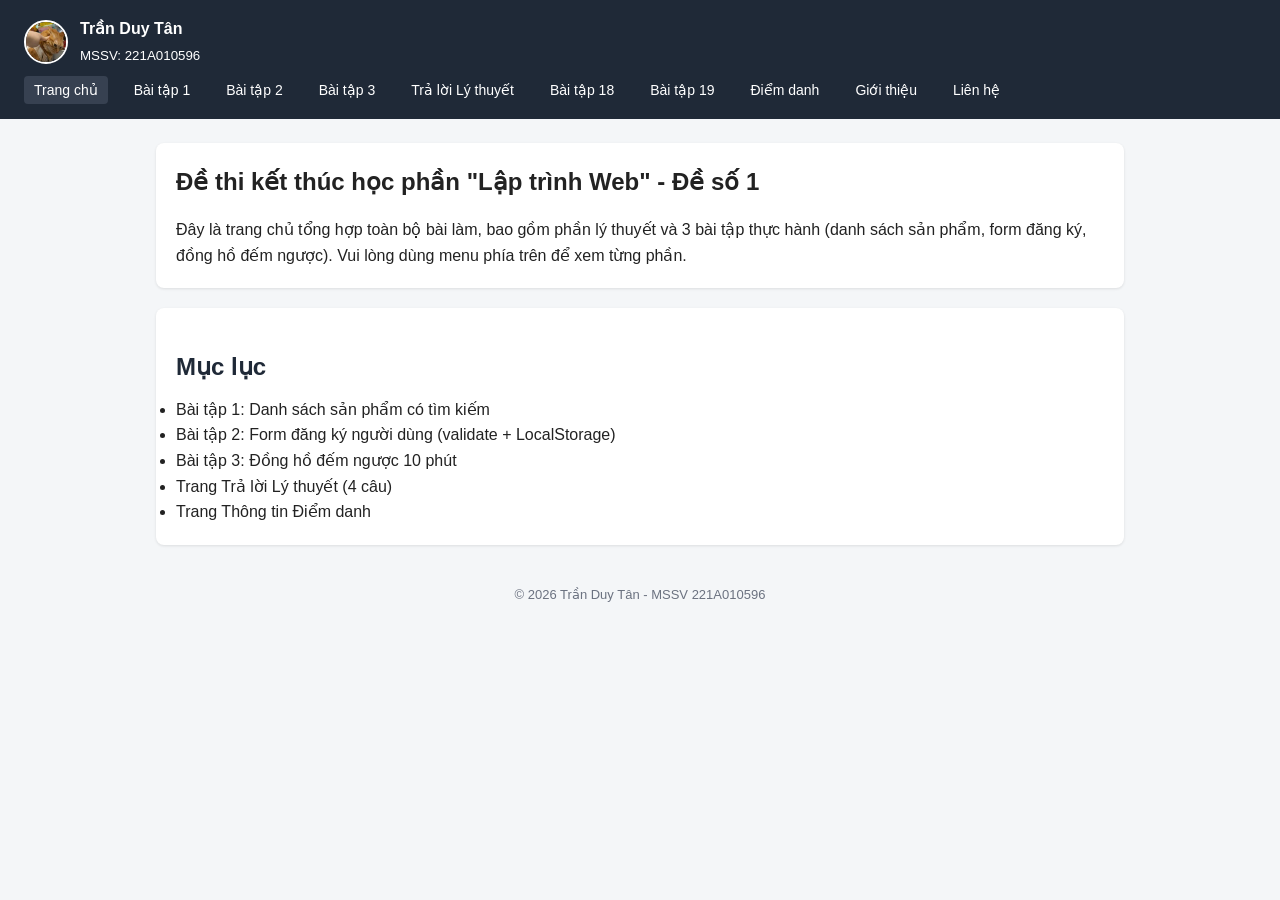
<file: index.html>
<!DOCTYPE html>
<html lang="vi">
<head>
<meta charset="UTF-8">
<meta name="viewport" content="width=device-width, initial-scale=1.0">
<title>Trang chủ - 221A010596</title>
<link rel="stylesheet" href="css/style.css">
</head>
<body>
<header>
  <div class="brand">
    <img src="images/avatar.jpg" alt="avatar">
    <div>
      <strong>Trần Duy Tân</strong><br>
      <small>MSSV: 221A010596</small>
    </div>
  </div>
  <nav>
    <ul>
      <li><a href="index.html">Trang chủ</a></li>
      <li><a href="baitap01.html">Bài tập 1</a></li>
      <li><a href="baitap02.html">Bài tập 2</a></li>
      <li><a href="baitap03.html">Bài tập 3</a></li>
      <li><a href="lythuyet.html">Trả lời Lý thuyết</a></li>
      <li><a href="baitap18.html">Bài tập 18</a></li>
      <li><a href="https://portfolio-tdt110.netlify.app/" target="_blank" rel="noopener">Bài tập 19</a></li>
      <li><a href="diemdanh.html">Điểm danh</a></li>
      <li><a href="about.html">Giới thiệu</a></li>
      <li><a href="contact.html">Liên hệ</a></li>
    </ul>
  </nav>
</header>

<main>
  <section class="card">
    <h1>Đề thi kết thúc học phần "Lập trình Web" - Đề số 1</h1>
    <p>Đây là trang chủ tổng hợp toàn bộ bài làm, bao gồm phần lý thuyết và 3 bài tập thực hành
    (danh sách sản phẩm, form đăng ký, đồng hồ đếm ngược). Vui lòng dùng menu phía trên để xem
    từng phần.</p>
  </section>

  <section class="card">
    <h2>Mục lục</h2>
    <ul>
      <li>Bài tập 1: Danh sách sản phẩm có tìm kiếm</li>
      <li>Bài tập 2: Form đăng ký người dùng (validate + LocalStorage)</li>
      <li>Bài tập 3: Đồng hồ đếm ngược 10 phút</li>
      <li>Trang Trả lời Lý thuyết (4 câu)</li>
      <li>Trang Thông tin Điểm danh</li>
    </ul>
  </section>
</main>

<footer>&copy; 2026 Trần Duy Tân - MSSV 221A010596</footer>
<script src="js/script.js"></script>
</body>
</html>
</file>
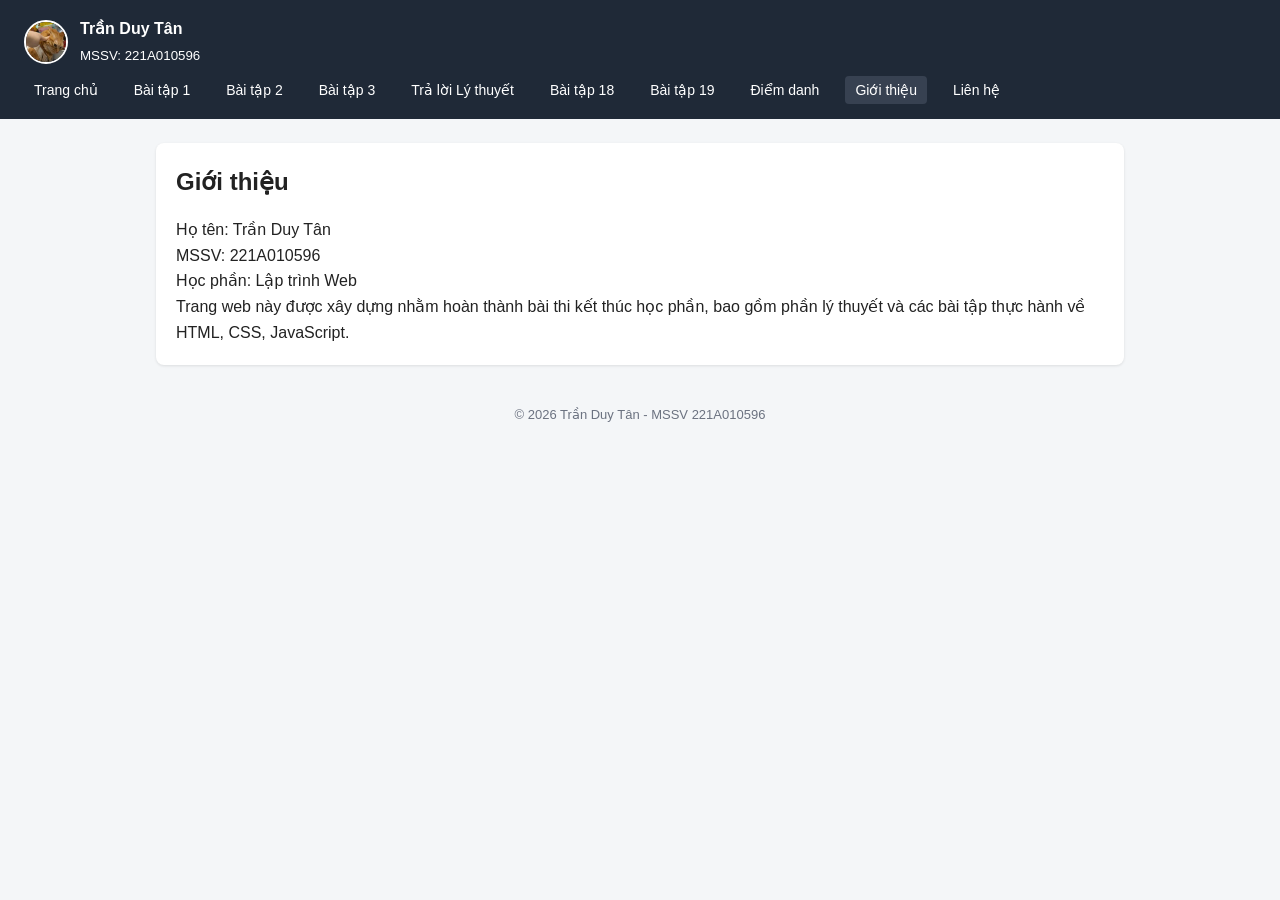
<file: about.html>
<!DOCTYPE html>
<html lang="vi">
<head>
<meta charset="UTF-8">
<meta name="viewport" content="width=device-width, initial-scale=1.0">
<title>Giới thiệu - 221A010596</title>
<link rel="stylesheet" href="css/style.css">
</head>
<body>
<header>
  <div class="brand">
    <img src="images/avatar.jpg" alt="avatar">
    <div><strong>Trần Duy Tân</strong><br><small>MSSV: 221A010596</small></div>
  </div>
  <nav>
    <ul>
      <li><a href="index.html">Trang chủ</a></li>
      <li><a href="baitap01.html">Bài tập 1</a></li>
      <li><a href="baitap02.html">Bài tập 2</a></li>
      <li><a href="baitap03.html">Bài tập 3</a></li>
      <li><a href="lythuyet.html">Trả lời Lý thuyết</a></li>
      <li><a href="baitap18.html">Bài tập 18</a></li>
      <li><a href="https://portfolio-tdt110.netlify.app/" target="_blank" rel="noopener">Bài tập 19</a></li>
      <li><a href="diemdanh.html">Điểm danh</a></li>
      <li><a href="about.html">Giới thiệu</a></li>
      <li><a href="contact.html">Liên hệ</a></li>
    </ul>
  </nav>
</header>

<main>
  <section class="card">
    <h1>Giới thiệu</h1>
    <p>Họ tên: Trần Duy Tân</p>
    <p>MSSV: 221A010596</p>
    <p>Học phần: Lập trình Web</p>
    <p>Trang web này được xây dựng nhằm hoàn thành bài thi kết thúc học phần, bao gồm phần lý thuyết
    và các bài tập thực hành về HTML, CSS, JavaScript.</p>
  </section>
</main>

<footer>&copy; 2026 Trần Duy Tân - MSSV 221A010596</footer>
<script src="js/script.js"></script>
</body>
</html>
</file>
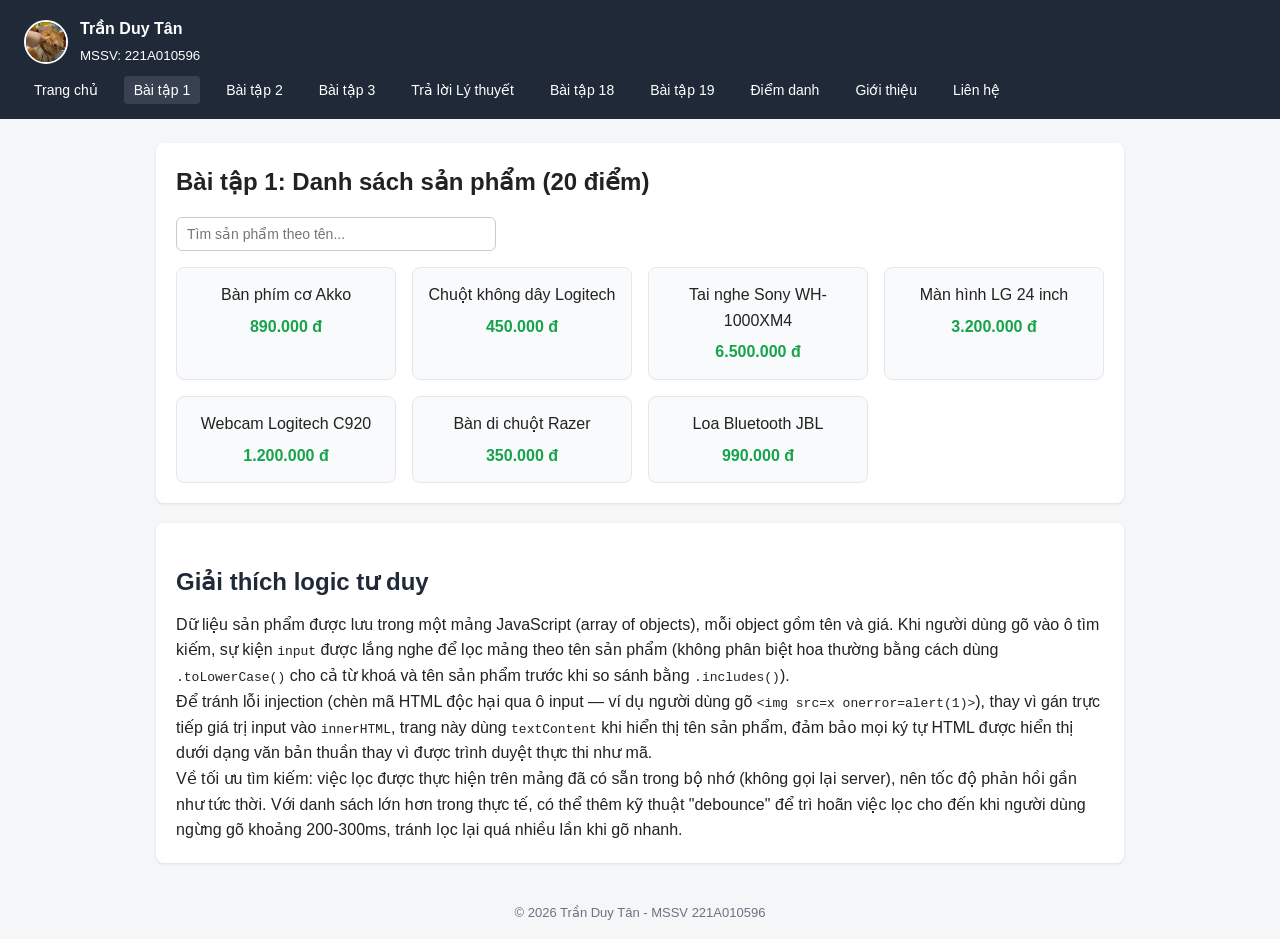
<file: baitap01.html>
<!DOCTYPE html>
<html lang="vi">
<head>
<meta charset="UTF-8">
<meta name="viewport" content="width=device-width, initial-scale=1.0">
<title>Bài tập 1 - Danh sách sản phẩm</title>
<link rel="stylesheet" href="css/style.css">
</head>
<body>
<header>
  <div class="brand">
    <img src="images/avatar.jpg" alt="avatar">
    <div><strong>Trần Duy Tân</strong><br><small>MSSV: 221A010596</small></div>
  </div>
  <nav>
    <ul>
      <li><a href="index.html">Trang chủ</a></li>
      <li><a href="baitap01.html">Bài tập 1</a></li>
      <li><a href="baitap02.html">Bài tập 2</a></li>
      <li><a href="baitap03.html">Bài tập 3</a></li>
      <li><a href="lythuyet.html">Trả lời Lý thuyết</a></li>
      <li><a href="baitap18.html">Bài tập 18</a></li>
      <li><a href="https://portfolio-tdt110.netlify.app/" target="_blank" rel="noopener">Bài tập 19</a></li>
      <li><a href="diemdanh.html">Điểm danh</a></li>
      <li><a href="about.html">Giới thiệu</a></li>
      <li><a href="contact.html">Liên hệ</a></li>
    </ul>
  </nav>
</header>

<main>
<section class="card">
  <h1>Bài tập 1: Danh sách sản phẩm (20 điểm)</h1>

  <div class="search-box">
    <input type="text" id="searchInput" placeholder="Tìm sản phẩm theo tên...">
  </div>

  <div id="noResult" class="no-result" style="display:none;">Không tìm thấy sản phẩm phù hợp.</div>
  <div class="product-grid" id="productGrid"></div>
</section>

<section class="card">
  <h2>Giải thích logic tư duy</h2>
  <p>Dữ liệu sản phẩm được lưu trong một mảng JavaScript (array of objects), mỗi object gồm tên và giá.
  Khi người dùng gõ vào ô tìm kiếm, sự kiện <code>input</code> được lắng nghe để lọc mảng theo tên sản
  phẩm (không phân biệt hoa thường bằng cách dùng <code>.toLowerCase()</code> cho cả từ khoá và tên sản
  phẩm trước khi so sánh bằng <code>.includes()</code>).</p>
  <p>Để tránh lỗi injection (chèn mã HTML độc hại qua ô input — ví dụ người dùng gõ
  <code>&lt;img src=x onerror=alert(1)&gt;</code>), thay vì gán trực tiếp giá trị input vào
  <code>innerHTML</code>, trang này dùng <code>textContent</code> khi hiển thị tên sản phẩm, đảm bảo mọi
  ký tự HTML được hiển thị dưới dạng văn bản thuần thay vì được trình duyệt thực thi như mã.</p>
  <p>Về tối ưu tìm kiếm: việc lọc được thực hiện trên mảng đã có sẵn trong bộ nhớ (không gọi lại server),
  nên tốc độ phản hồi gần như tức thời. Với danh sách lớn hơn trong thực tế, có thể thêm kỹ thuật
  "debounce" để trì hoãn việc lọc cho đến khi người dùng ngừng gõ khoảng 200-300ms, tránh lọc lại quá
  nhiều lần khi gõ nhanh.</p>
</section>
</main>

<footer>&copy; 2026 Trần Duy Tân - MSSV 221A010596</footer>

<script>
  const products = [
    { name: "Bàn phím cơ Akko", price: 890000 },
    { name: "Chuột không dây Logitech", price: 450000 },
    { name: "Tai nghe Sony WH-1000XM4", price: 6500000 },
    { name: "Màn hình LG 24 inch", price: 3200000 },
    { name: "Webcam Logitech C920", price: 1200000 },
    { name: "Bàn di chuột Razer", price: 350000 },
    { name: "Loa Bluetooth JBL", price: 990000 }
  ];

  const grid = document.getElementById("productGrid");
  const searchInput = document.getElementById("searchInput");
  const noResult = document.getElementById("noResult");

  function formatPrice(n) {
    return n.toLocaleString("vi-VN") + " đ";
  }

  function renderProducts(list) {
    grid.innerHTML = "";
    if (list.length === 0) {
      noResult.style.display = "block";
      return;
    }
    noResult.style.display = "none";

    list.forEach(function (p) {
      const card = document.createElement("div");
      card.className = "product-card";

      const nameEl = document.createElement("div");
      nameEl.textContent = p.name; // dùng textContent để tránh injection HTML

      const priceEl = document.createElement("div");
      priceEl.className = "price";
      priceEl.textContent = formatPrice(p.price);

      card.appendChild(nameEl);
      card.appendChild(priceEl);
      grid.appendChild(card);
    });
  }

  searchInput.addEventListener("input", function () {
    const keyword = searchInput.value.trim().toLowerCase();
    const filtered = products.filter(function (p) {
      return p.name.toLowerCase().includes(keyword);
    });
    renderProducts(filtered);
  });

  // Hiển thị toàn bộ sản phẩm khi tải trang
  renderProducts(products);
</script>
<script src="js/script.js"></script>
</body>
</html>
</file>
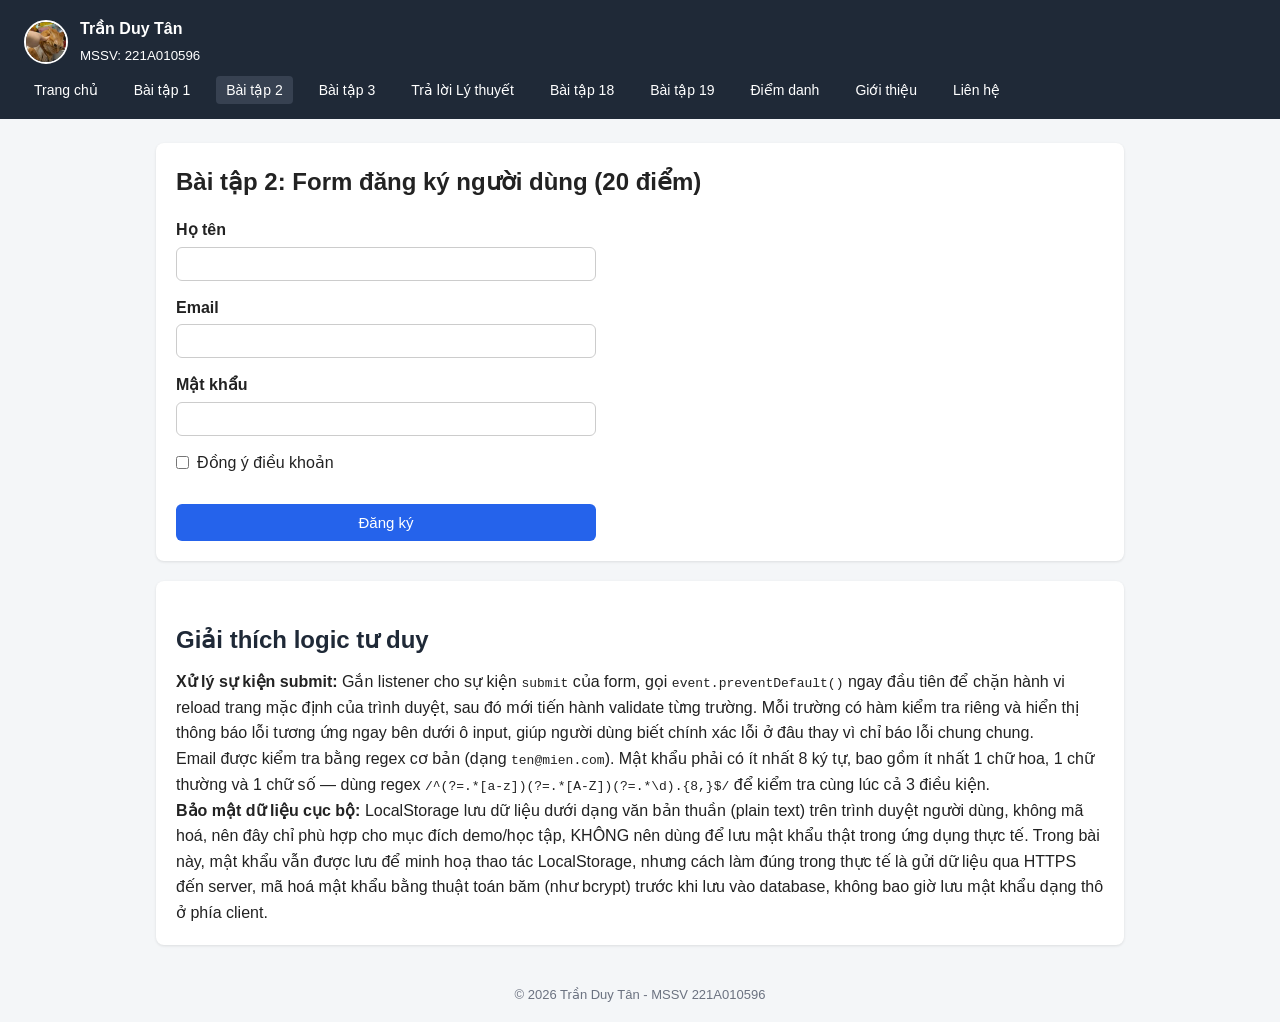
<file: baitap02.html>
<!DOCTYPE html>
<html lang="vi">
<head>
<meta charset="UTF-8">
<meta name="viewport" content="width=device-width, initial-scale=1.0">
<title>Bài tập 2 - Form đăng ký</title>
<link rel="stylesheet" href="css/style.css">
</head>
<body>
<header>
  <div class="brand">
    <img src="images/avatar.jpg" alt="avatar">
    <div><strong>Trần Duy Tân</strong><br><small>MSSV: 221A010596</small></div>
  </div>
  <nav>
    <ul>
      <li><a href="index.html">Trang chủ</a></li>
      <li><a href="baitap01.html">Bài tập 1</a></li>
      <li><a href="baitap02.html">Bài tập 2</a></li>
      <li><a href="baitap03.html">Bài tập 3</a></li>
      <li><a href="lythuyet.html">Trả lời Lý thuyết</a></li>
      <li><a href="baitap18.html">Bài tập 18</a></li>
      <li><a href="https://portfolio-tdt110.netlify.app/" target="_blank" rel="noopener">Bài tập 19</a></li>
      <li><a href="diemdanh.html">Điểm danh</a></li>
      <li><a href="about.html">Giới thiệu</a></li>
      <li><a href="contact.html">Liên hệ</a></li>
    </ul>
  </nav>
</header>

<main>
<section class="card">
  <h1>Bài tập 2: Form đăng ký người dùng (20 điểm)</h1>

  <form class="reg-form" id="regForm" novalidate>
    <div>
      <label for="fullname">Họ tên</label>
      <input type="text" id="fullname" name="fullname" required>
      <div class="error-msg" id="errName"></div>
    </div>

    <div>
      <label for="email">Email</label>
      <input type="email" id="email" name="email" required>
      <div class="error-msg" id="errEmail"></div>
    </div>

    <div>
      <label for="password">Mật khẩu</label>
      <input type="password" id="password" name="password" required>
      <div class="error-msg" id="errPassword"></div>
    </div>

    <div class="checkbox-row">
      <input type="checkbox" id="agree" name="agree">
      <label for="agree" style="margin:0;font-weight:normal;">Đồng ý điều khoản</label>
    </div>
    <div class="error-msg" id="errAgree"></div>

    <button type="submit">Đăng ký</button>
    <div id="successMsg" class="success-msg" style="display:none;"></div>
  </form>
</section>

<section class="card">
  <h2>Giải thích logic tư duy</h2>
  <p><strong>Xử lý sự kiện submit:</strong> Gắn listener cho sự kiện <code>submit</code> của form, gọi
  <code>event.preventDefault()</code> ngay đầu tiên để chặn hành vi reload trang mặc định của trình duyệt,
  sau đó mới tiến hành validate từng trường. Mỗi trường có hàm kiểm tra riêng và hiển thị thông báo lỗi
  tương ứng ngay bên dưới ô input, giúp người dùng biết chính xác lỗi ở đâu thay vì chỉ báo lỗi chung
  chung.</p>
  <p>Email được kiểm tra bằng regex cơ bản (dạng <code>ten@mien.com</code>). Mật khẩu phải có ít nhất 8 ký
  tự, bao gồm ít nhất 1 chữ hoa, 1 chữ thường và 1 chữ số — dùng regex
  <code>/^(?=.*[a-z])(?=.*[A-Z])(?=.*\d).{8,}$/</code> để kiểm tra cùng lúc cả 3 điều kiện.</p>
  <p><strong>Bảo mật dữ liệu cục bộ:</strong> LocalStorage lưu dữ liệu dưới dạng văn bản thuần (plain text)
  trên trình duyệt người dùng, không mã hoá, nên đây chỉ phù hợp cho mục đích demo/học tập, KHÔNG nên dùng
  để lưu mật khẩu thật trong ứng dụng thực tế. Trong bài này, mật khẩu vẫn được lưu để minh hoạ thao tác
  LocalStorage, nhưng cách làm đúng trong thực tế là gửi dữ liệu qua HTTPS đến server, mã hoá mật khẩu bằng
  thuật toán băm (như bcrypt) trước khi lưu vào database, không bao giờ lưu mật khẩu dạng thô ở phía
  client.</p>
</section>
</main>

<footer>&copy; 2026 Trần Duy Tân - MSSV 221A010596</footer>

<script>
  const form = document.getElementById("regForm");
  const successMsg = document.getElementById("successMsg");

  function setError(id, message) {
    document.getElementById(id).textContent = message;
  }

  function isValidEmail(value) {
    const re = /^[^\s@]+@[^\s@]+\.[^\s@]+$/;
    return re.test(value);
  }

  function isValidPassword(value) {
    // ít nhất 8 ký tự, có chữ hoa, chữ thường, và số
    const re = /^(?=.*[a-z])(?=.*[A-Z])(?=.*\d).{8,}$/;
    return re.test(value);
  }

  form.addEventListener("submit", function (e) {
    e.preventDefault(); // chặn reload trang mặc định

    let valid = true;
    successMsg.style.display = "none";

    setError("errName", "");
    setError("errEmail", "");
    setError("errPassword", "");
    setError("errAgree", "");

    const fullname = document.getElementById("fullname").value.trim();
    const email = document.getElementById("email").value.trim();
    const password = document.getElementById("password").value;
    const agree = document.getElementById("agree").checked;

    if (fullname === "") {
      setError("errName", "Vui lòng nhập họ tên.");
      valid = false;
    }

    if (!isValidEmail(email)) {
      setError("errEmail", "Email không hợp lệ.");
      valid = false;
    }

    if (!isValidPassword(password)) {
      setError("errPassword", "Mật khẩu cần ít nhất 8 ký tự, có chữ hoa, chữ thường và số.");
      valid = false;
    }

    if (!agree) {
      setError("errAgree", "Bạn cần đồng ý điều khoản trước khi đăng ký.");
      valid = false;
    }

    if (!valid) return;

    const userData = { fullname: fullname, email: email, password: password };
    localStorage.setItem("registeredUser_" + Date.now(), JSON.stringify(userData));

    successMsg.textContent = "Đăng ký thành công! Dữ liệu đã được lưu vào LocalStorage.";
    successMsg.style.display = "block";
    form.reset();
  });
</script>
<script src="js/script.js"></script>
</body>
</html>
</file>
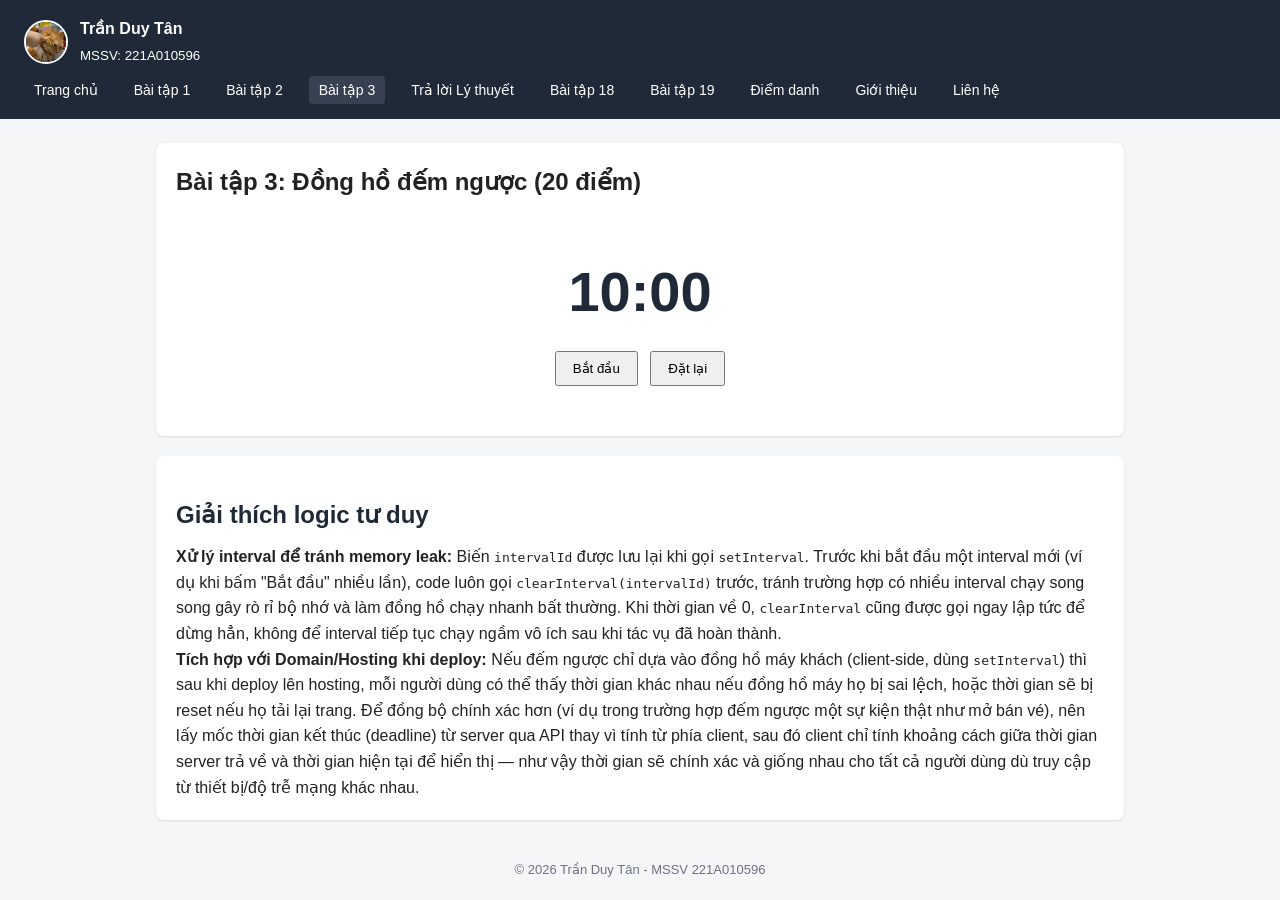
<file: baitap03.html>
<!DOCTYPE html>
<html lang="vi">
<head>
<meta charset="UTF-8">
<meta name="viewport" content="width=device-width, initial-scale=1.0">
<title>Bài tập 3 - Đồng hồ đếm ngược</title>
<link rel="stylesheet" href="css/style.css">
</head>
<body>
<header>
  <div class="brand">
    <img src="images/avatar.jpg" alt="avatar">
    <div><strong>Trần Duy Tân</strong><br><small>MSSV: 221A010596</small></div>
  </div>
  <nav>
    <ul>
      <li><a href="index.html">Trang chủ</a></li>
      <li><a href="baitap01.html">Bài tập 1</a></li>
      <li><a href="baitap02.html">Bài tập 2</a></li>
      <li><a href="baitap03.html">Bài tập 3</a></li>
      <li><a href="lythuyet.html">Trả lời Lý thuyết</a></li>
      <li><a href="baitap18.html">Bài tập 18</a></li>
      <li><a href="https://portfolio-tdt110.netlify.app/" target="_blank" rel="noopener">Bài tập 19</a></li>
      <li><a href="diemdanh.html">Điểm danh</a></li>
      <li><a href="about.html">Giới thiệu</a></li>
      <li><a href="contact.html">Liên hệ</a></li>
    </ul>
  </nav>
</header>

<main>
<section class="card">
  <h1>Bài tập 3: Đồng hồ đếm ngược (20 điểm)</h1>

  <div class="timer-box">
    <div class="timer-display" id="timerDisplay">10:00</div>
    <p style="margin-top:14px;">
      <button id="startBtn" style="padding:8px 16px;margin-right:8px;">Bắt đầu</button>
      <button id="resetBtn" style="padding:8px 16px;">Đặt lại</button>
    </p>
  </div>
</section>

<section class="card">
  <h2>Giải thích logic tư duy</h2>
  <p><strong>Xử lý interval để tránh memory leak:</strong> Biến <code>intervalId</code> được lưu lại khi
  gọi <code>setInterval</code>. Trước khi bắt đầu một interval mới (ví dụ khi bấm "Bắt đầu" nhiều lần),
  code luôn gọi <code>clearInterval(intervalId)</code> trước, tránh trường hợp có nhiều interval chạy song
  song gây rò rỉ bộ nhớ và làm đồng hồ chạy nhanh bất thường. Khi thời gian về 0, <code>clearInterval</code>
  cũng được gọi ngay lập tức để dừng hẳn, không để interval tiếp tục chạy ngầm vô ích sau khi tác vụ đã
  hoàn thành.</p>
  <p><strong>Tích hợp với Domain/Hosting khi deploy:</strong> Nếu đếm ngược chỉ dựa vào đồng hồ máy khách
  (client-side, dùng <code>setInterval</code>) thì sau khi deploy lên hosting, mỗi người dùng có thể thấy
  thời gian khác nhau nếu đồng hồ máy họ bị sai lệch, hoặc thời gian sẽ bị reset nếu họ tải lại trang. Để
  đồng bộ chính xác hơn (ví dụ trong trường hợp đếm ngược một sự kiện thật như mở bán vé), nên lấy mốc thời
  gian kết thúc (deadline) từ server qua API thay vì tính từ phía client, sau đó client chỉ tính khoảng
  cách giữa thời gian server trả về và thời gian hiện tại để hiển thị — như vậy thời gian sẽ chính xác và
  giống nhau cho tất cả người dùng dù truy cập từ thiết bị/độ trễ mạng khác nhau.</p>
</section>
</main>

<footer>&copy; 2026 Trần Duy Tân - MSSV 221A010596</footer>

<div class="modal-overlay" id="modalOverlay">
  <div class="modal-box">
    <h3>Hết giờ!</h3>
    <p>Thời gian đếm ngược đã kết thúc.</p>
    <button id="closeModalBtn">Đóng</button>
  </div>
</div>

<script>
  const TOTAL_SECONDS = 10 * 60; // 10 phút
  let remaining = TOTAL_SECONDS;
  let intervalId = null;

  const display = document.getElementById("timerDisplay");
  const startBtn = document.getElementById("startBtn");
  const resetBtn = document.getElementById("resetBtn");
  const modalOverlay = document.getElementById("modalOverlay");
  const closeModalBtn = document.getElementById("closeModalBtn");

  function formatTime(seconds) {
    const m = Math.floor(seconds / 60).toString().padStart(2, "0");
    const s = (seconds % 60).toString().padStart(2, "0");
    return m + ":" + s;
  }

  function updateDisplay() {
    display.textContent = formatTime(remaining);
    if (remaining <= 60) {
      display.classList.add("warning");
    } else {
      display.classList.remove("warning");
    }
  }

  function tick() {
    remaining--;
    updateDisplay();
    if (remaining <= 0) {
      clearInterval(intervalId); // dừng interval ngay khi hết giờ, tránh chạy thừa
      intervalId = null;
      modalOverlay.classList.add("show");
    }
  }

  startBtn.addEventListener("click", function () {
    if (intervalId !== null) {
      clearInterval(intervalId); // tránh tạo nhiều interval song song (memory leak)
    }
    intervalId = setInterval(tick, 1000);
  });

  resetBtn.addEventListener("click", function () {
    if (intervalId !== null) {
      clearInterval(intervalId);
      intervalId = null;
    }
    remaining = TOTAL_SECONDS;
    updateDisplay();
    modalOverlay.classList.remove("show");
  });

  closeModalBtn.addEventListener("click", function () {
    modalOverlay.classList.remove("show");
  });

  updateDisplay();
</script>
<script src="js/script.js"></script>
</body>
</html>
</file>
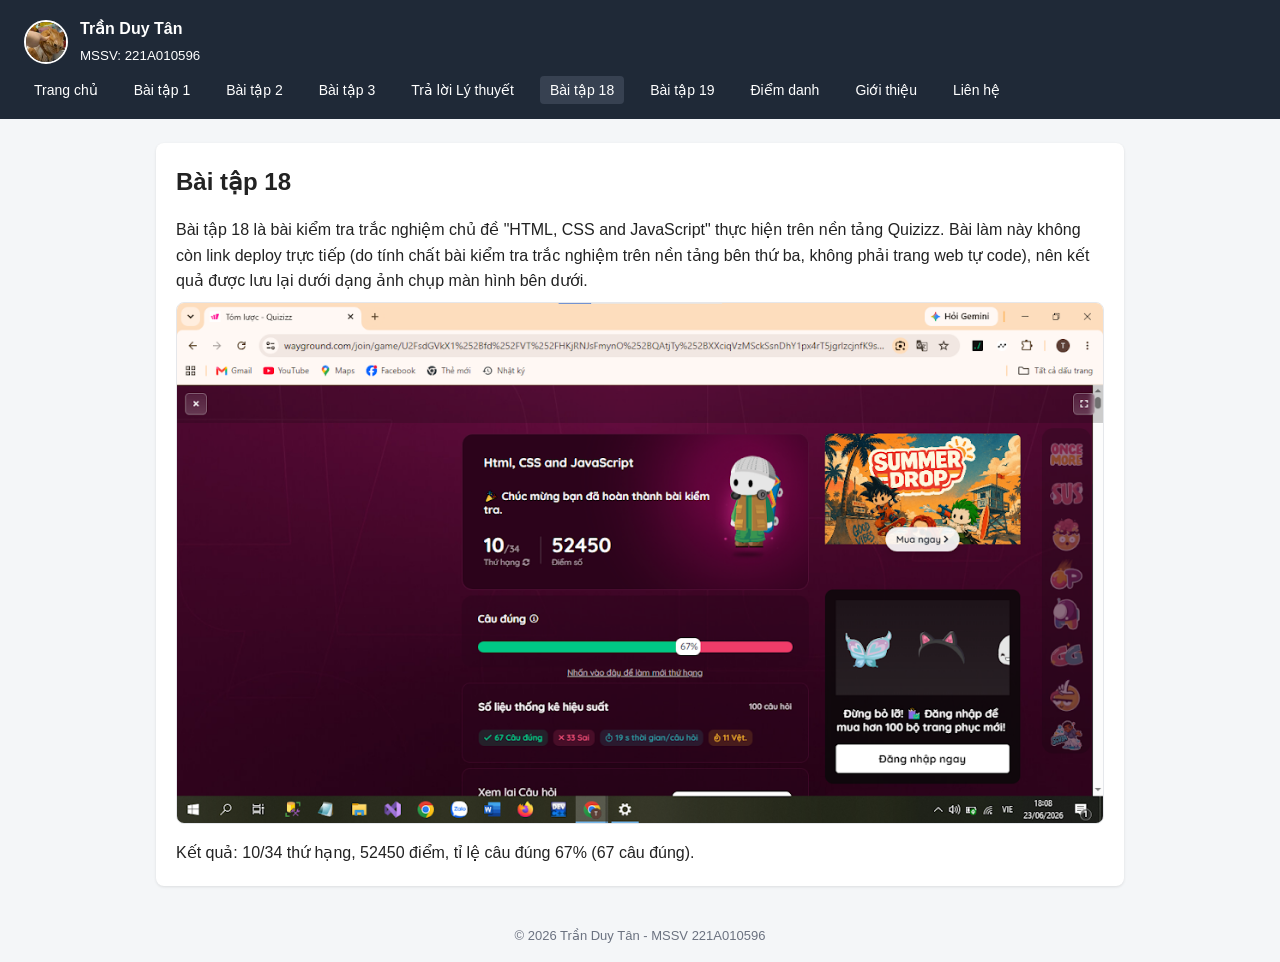
<file: baitap18.html>
<!DOCTYPE html>
<html lang="vi">
<head>
<meta charset="UTF-8">
<meta name="viewport" content="width=device-width, initial-scale=1.0">
<title>Bài tập 18 - 221A010596</title>
<link rel="stylesheet" href="css/style.css">
</head>
<body>
<header>
  <div class="brand">
    <img src="images/avatar.jpg" alt="avatar">
    <div><strong>Trần Duy Tân</strong><br><small>MSSV: 221A010596</small></div>
  </div>
  <nav>
    <ul>
      <li><a href="index.html">Trang chủ</a></li>
      <li><a href="baitap01.html">Bài tập 1</a></li>
      <li><a href="baitap02.html">Bài tập 2</a></li>
      <li><a href="baitap03.html">Bài tập 3</a></li>
      <li><a href="lythuyet.html">Trả lời Lý thuyết</a></li>
      <li><a href="baitap18.html">Bài tập 18</a></li>
      <li><a href="https://portfolio-tdt110.netlify.app/" target="_blank" rel="noopener">Bài tập 19</a></li>
      <li><a href="diemdanh.html">Điểm danh</a></li>
      <li><a href="about.html">Giới thiệu</a></li>
      <li><a href="contact.html">Liên hệ</a></li>
    </ul>
  </nav>
</header>

<main>
<section class="card">
  <h1>Bài tập 18</h1>
  <p>Bài tập 18 là bài kiểm tra trắc nghiệm chủ đề "HTML, CSS and JavaScript" thực hiện trên nền tảng
  Quizizz. Bài làm này không còn link deploy trực tiếp (do tính chất bài kiểm tra trắc nghiệm trên nền
  tảng bên thứ ba, không phải trang web tự code), nên kết quả được lưu lại dưới dạng ảnh chụp màn hình
  bên dưới.</p>
  <img src="images/baitap18-result.png" alt="Kết quả bài tập 18 - Quizizz HTML CSS JavaScript"
       style="max-width:100%;border-radius:8px;border:1px solid #e5e7eb;margin-top:8px;">
  <p style="margin-top:8px;">Kết quả: 10/34 thứ hạng, 52450 điểm, tỉ lệ câu đúng 67% (67 câu đúng).</p>
</section>
</main>

<footer>&copy; 2026 Trần Duy Tân - MSSV 221A010596</footer>
<script src="js/script.js"></script>
</body>
</html>
</file>
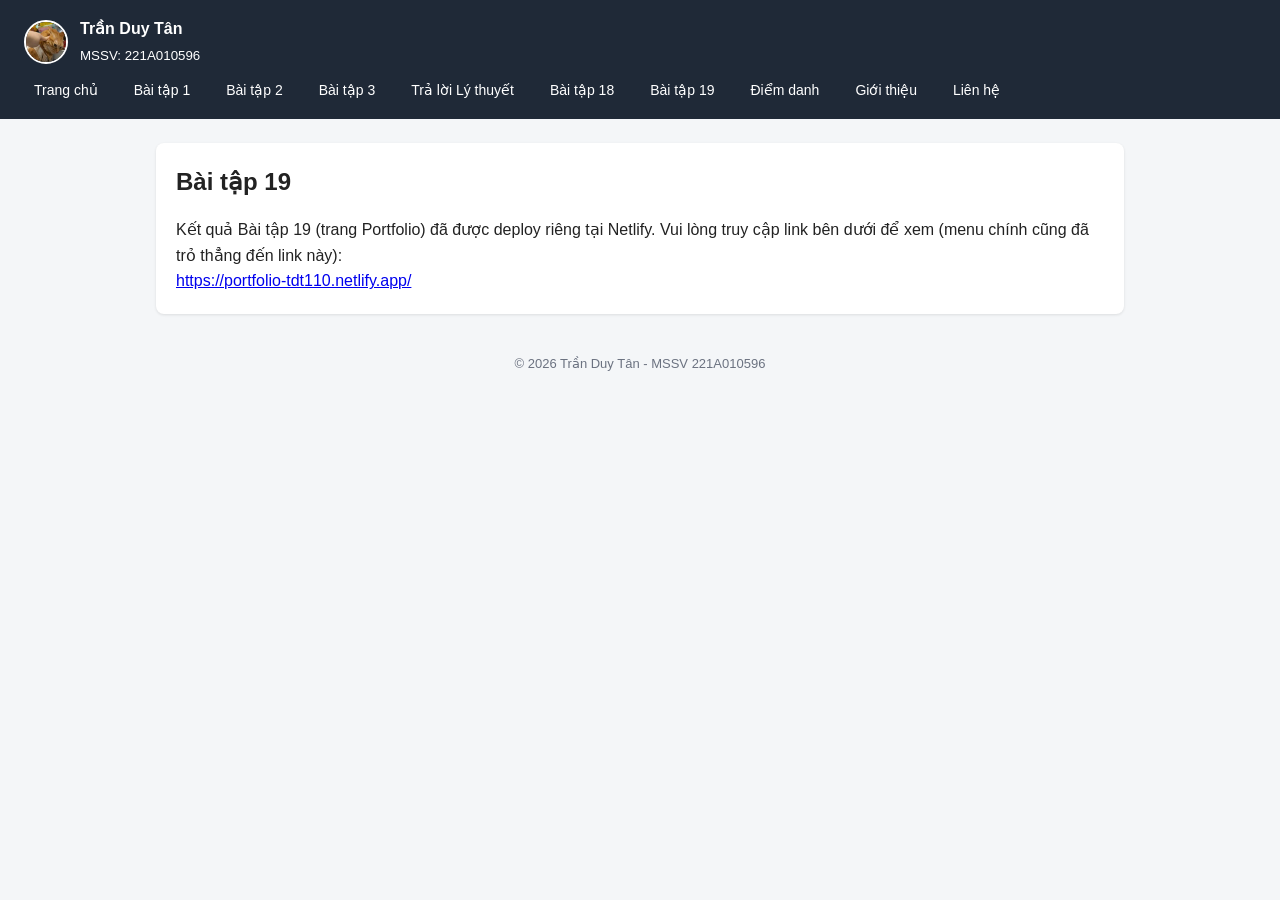
<file: baitap19.html>
<!DOCTYPE html>
<html lang="vi">
<head>
<meta charset="UTF-8">
<meta name="viewport" content="width=device-width, initial-scale=1.0">
<title>Bài tập 19 - 221A010596</title>
<link rel="stylesheet" href="css/style.css">
</head>
<body>
<header>
  <div class="brand">
    <img src="images/avatar.jpg" alt="avatar">
    <div><strong>Trần Duy Tân</strong><br><small>MSSV: 221A010596</small></div>
  </div>
  <nav>
    <ul>
      <li><a href="index.html">Trang chủ</a></li>
      <li><a href="baitap01.html">Bài tập 1</a></li>
      <li><a href="baitap02.html">Bài tập 2</a></li>
      <li><a href="baitap03.html">Bài tập 3</a></li>
      <li><a href="lythuyet.html">Trả lời Lý thuyết</a></li>
      <li><a href="baitap18.html">Bài tập 18</a></li>
      <li><a href="https://portfolio-tdt110.netlify.app/" target="_blank" rel="noopener">Bài tập 19</a></li>
      <li><a href="diemdanh.html">Điểm danh</a></li>
      <li><a href="about.html">Giới thiệu</a></li>
      <li><a href="contact.html">Liên hệ</a></li>
    </ul>
  </nav>
</header>

<main>
<section class="card">
  <h1>Bài tập 19</h1>
  <p>Kết quả Bài tập 19 (trang Portfolio) đã được deploy riêng tại Netlify. Vui lòng truy cập link bên
  dưới để xem (menu chính cũng đã trỏ thẳng đến link này):</p>
  <p><a href="https://portfolio-tdt110.netlify.app/" target="_blank" rel="noopener">
    https://portfolio-tdt110.netlify.app/
  </a></p>
</section>
</main>

<footer>&copy; 2026 Trần Duy Tân - MSSV 221A010596</footer>
<script src="js/script.js"></script>
</body>
</html>
</file>
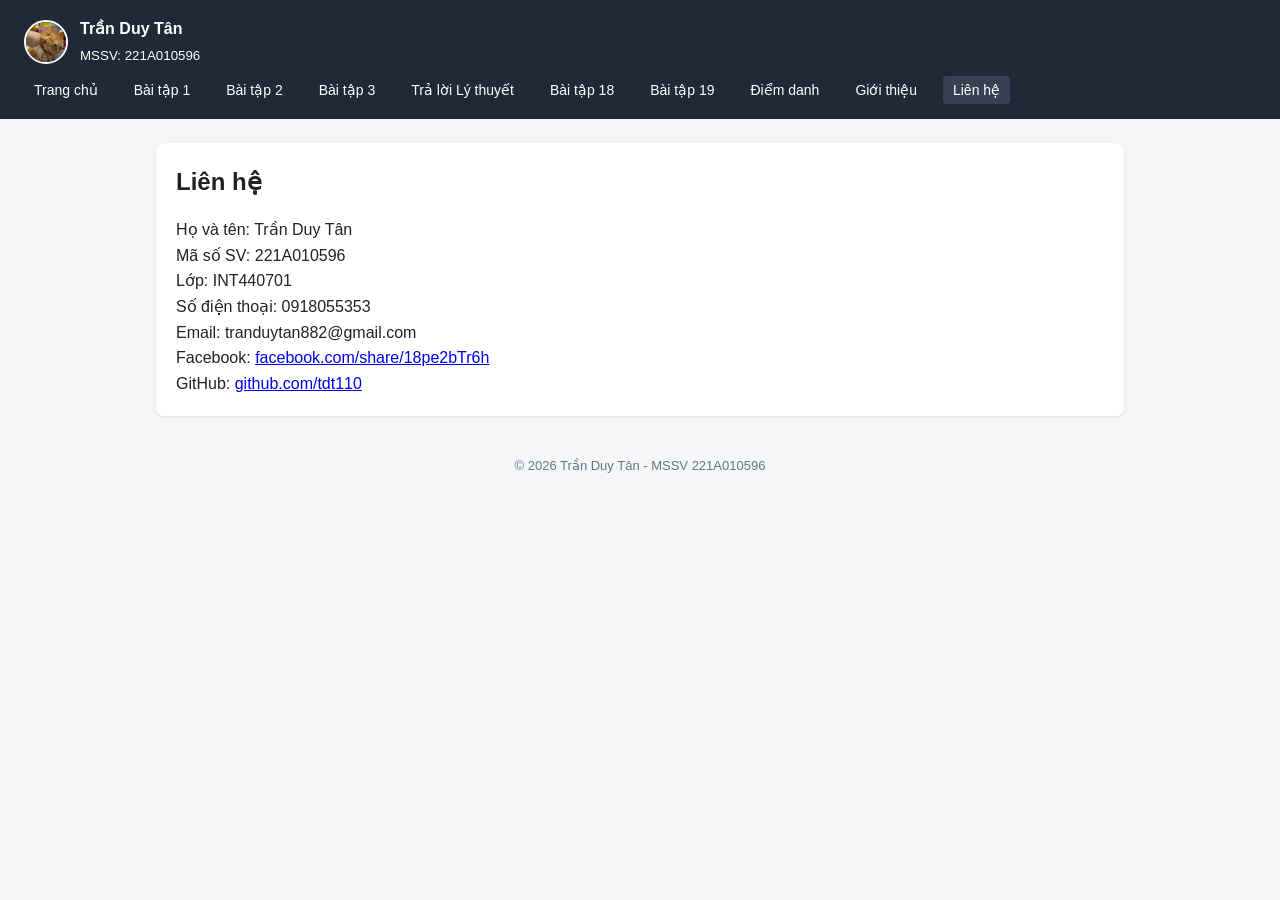
<file: contact.html>
<!DOCTYPE html>
<html lang="vi">
<head>
<meta charset="UTF-8">
<meta name="viewport" content="width=device-width, initial-scale=1.0">
<title>Liên hệ - 221A010596</title>
<link rel="stylesheet" href="css/style.css">
</head>
<body>
<header>
  <div class="brand">
    <img src="images/avatar.jpg" alt="avatar">
    <div><strong>Trần Duy Tân</strong><br><small>MSSV: 221A010596</small></div>
  </div>
  <nav>
    <ul>
      <li><a href="index.html">Trang chủ</a></li>
      <li><a href="baitap01.html">Bài tập 1</a></li>
      <li><a href="baitap02.html">Bài tập 2</a></li>
      <li><a href="baitap03.html">Bài tập 3</a></li>
      <li><a href="lythuyet.html">Trả lời Lý thuyết</a></li>
      <li><a href="baitap18.html">Bài tập 18</a></li>
      <li><a href="https://portfolio-tdt110.netlify.app/" target="_blank" rel="noopener">Bài tập 19</a></li>
      <li><a href="diemdanh.html">Điểm danh</a></li>
      <li><a href="about.html">Giới thiệu</a></li>
      <li><a href="contact.html">Liên hệ</a></li>
    </ul>
  </nav>
</header>

<main>
  <section class="card">
    <h1>Liên hệ</h1>
    <p>Họ và tên: Trần Duy Tân</p>
    <p>Mã số SV: 221A010596</p>
    <p>Lớp: INT440701</p>
    <p>Số điện thoại: 0918055353</p>
    <p>Email: tranduytan882@gmail.com</p>
    <p>Facebook: <a href="https://www.facebook.com/share/18pe2bTr6h/" target="_blank" rel="noopener">facebook.com/share/18pe2bTr6h</a></p>
    <p>GitHub: <a href="https://github.com/tdt110" target="_blank" rel="noopener">github.com/tdt110</a></p>
  </section>
</main>

<footer>&copy; 2026 Trần Duy Tân - MSSV 221A010596</footer>
<script src="js/script.js"></script>
</body>
</html>
</file>
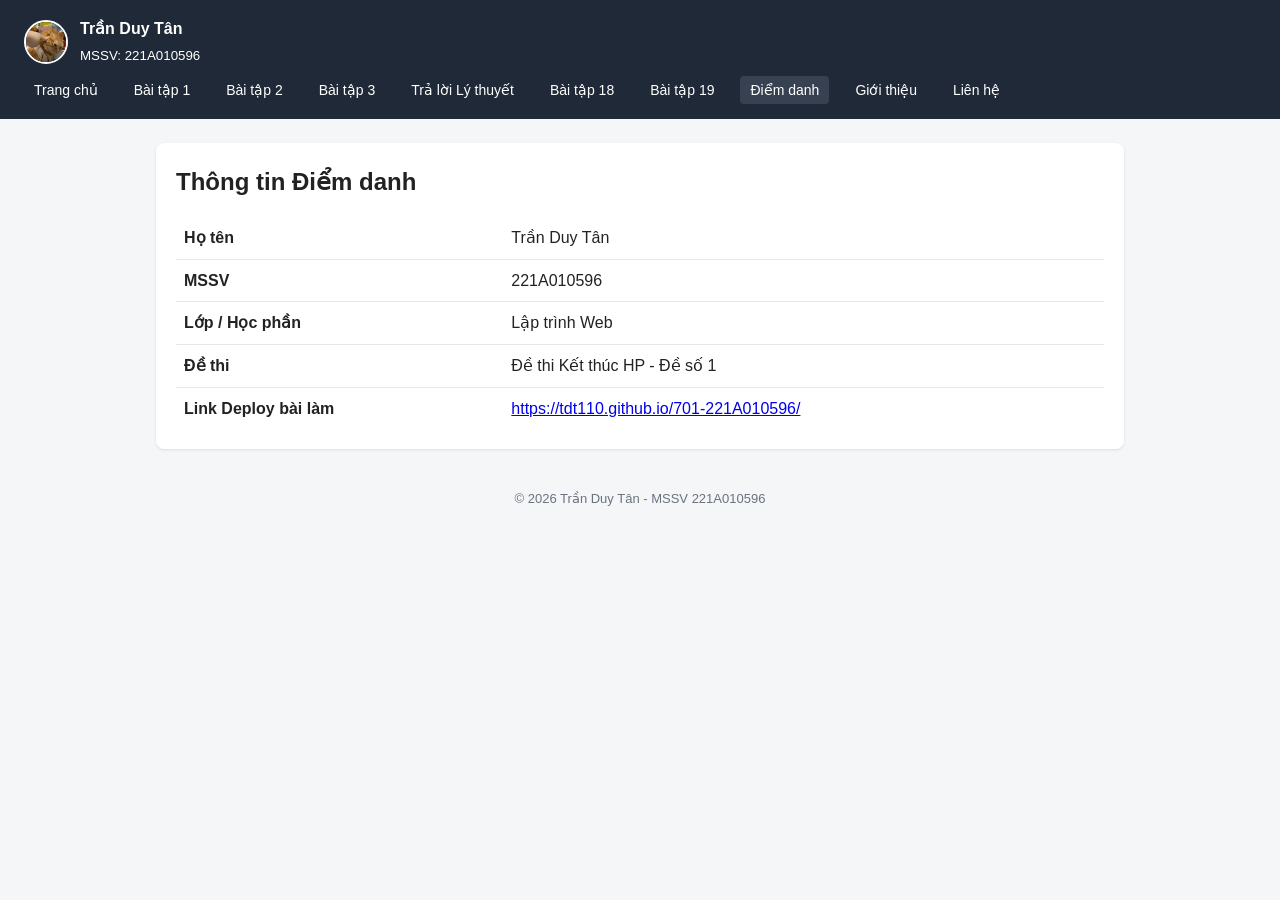
<file: diemdanh.html>
<!DOCTYPE html>
<html lang="vi">
<head>
<meta charset="UTF-8">
<meta name="viewport" content="width=device-width, initial-scale=1.0">
<title>Điểm danh - 221A010596</title>
<link rel="stylesheet" href="css/style.css">
</head>
<body>
<header>
  <div class="brand">
    <img src="images/avatar.jpg" alt="avatar">
    <div><strong>Trần Duy Tân</strong><br><small>MSSV: 221A010596</small></div>
  </div>
  <nav>
    <ul>
      <li><a href="index.html">Trang chủ</a></li>
      <li><a href="baitap01.html">Bài tập 1</a></li>
      <li><a href="baitap02.html">Bài tập 2</a></li>
      <li><a href="baitap03.html">Bài tập 3</a></li>
      <li><a href="lythuyet.html">Trả lời Lý thuyết</a></li>
      <li><a href="baitap18.html">Bài tập 18</a></li>
      <li><a href="https://portfolio-tdt110.netlify.app/" target="_blank" rel="noopener">Bài tập 19</a></li>
      <li><a href="diemdanh.html">Điểm danh</a></li>
      <li><a href="about.html">Giới thiệu</a></li>
      <li><a href="contact.html">Liên hệ</a></li>
    </ul>
  </nav>
</header>

<main>
<section class="card">
  <h1>Thông tin Điểm danh</h1>
  <table style="width:100%; border-collapse:collapse;">
    <tbody>
      <tr><td style="padding:8px;border-bottom:1px solid #e5e7eb;"><strong>Họ tên</strong></td><td style="padding:8px;border-bottom:1px solid #e5e7eb;">Trần Duy Tân</td></tr>
      <tr><td style="padding:8px;border-bottom:1px solid #e5e7eb;"><strong>MSSV</strong></td><td style="padding:8px;border-bottom:1px solid #e5e7eb;">221A010596</td></tr>
      <tr><td style="padding:8px;border-bottom:1px solid #e5e7eb;"><strong>Lớp / Học phần</strong></td><td style="padding:8px;border-bottom:1px solid #e5e7eb;">Lập trình Web</td></tr>
      <tr><td style="padding:8px;border-bottom:1px solid #e5e7eb;"><strong>Đề thi</strong></td><td style="padding:8px;border-bottom:1px solid #e5e7eb;">Đề thi Kết thúc HP - Đề số 1</td></tr>
      <tr>
        <td style="padding:8px;"><strong>Link Deploy bài làm</strong></td>
        <td style="padding:8px;">
          <a href="https://tdt110.github.io/701-221A010596/" target="_blank" id="deployLink">
            https://tdt110.github.io/701-221A010596/
          </a>
        </td>
      </tr>
    </tbody>
  </table>
</section>
</main>

<footer>&copy; 2026 Trần Duy Tân - MSSV 221A010596</footer>
<script src="js/script.js"></script>
</body>
</html>
</file>
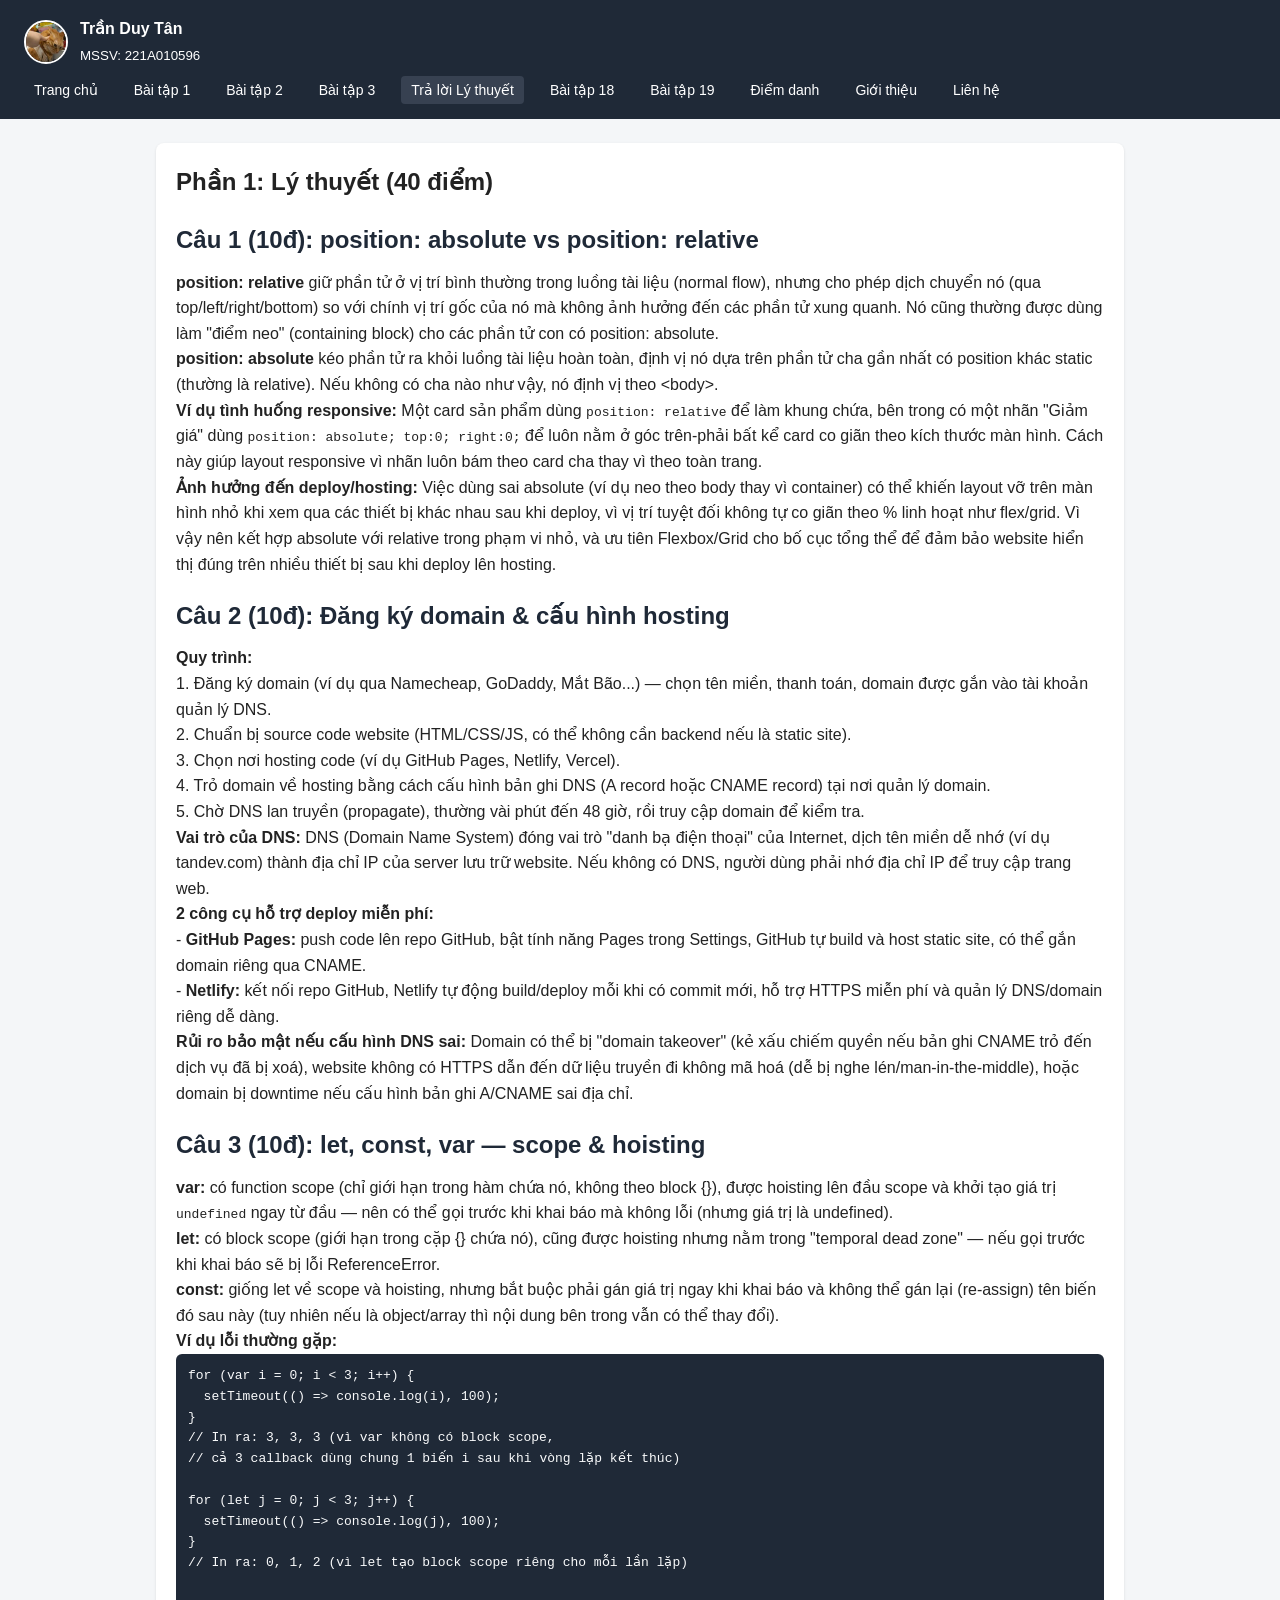
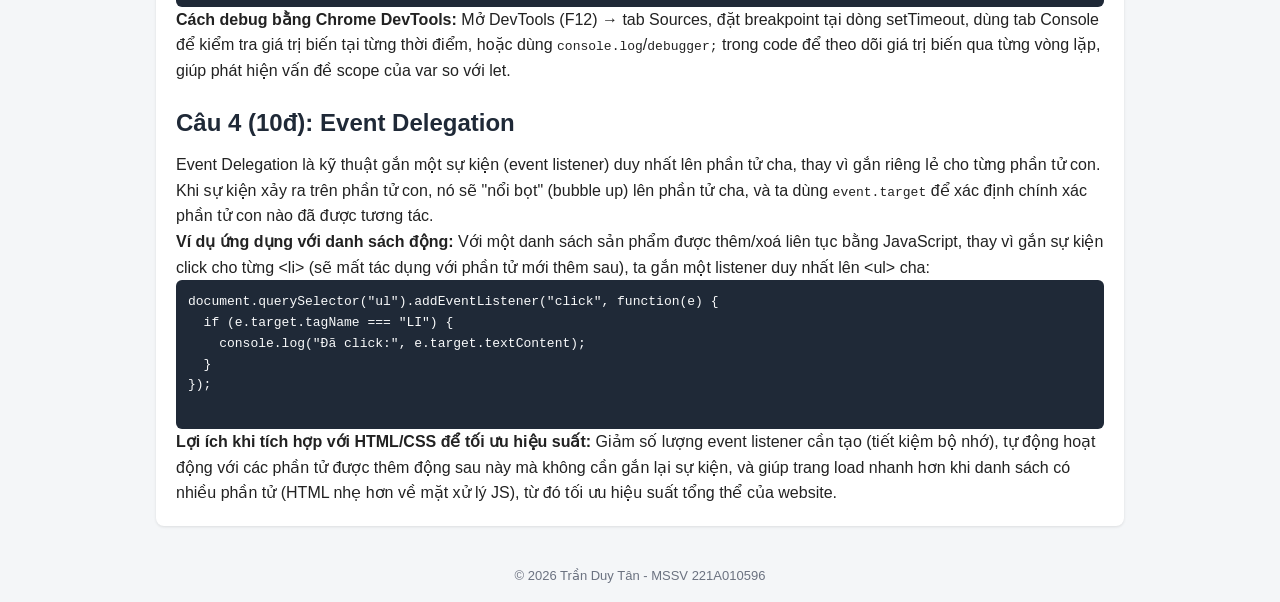
<file: lythuyet.html>
<!DOCTYPE html>
<html lang="vi">
<head>
<meta charset="UTF-8">
<meta name="viewport" content="width=device-width, initial-scale=1.0">
<title>Trả lời Lý thuyết - 221A010596</title>
<link rel="stylesheet" href="css/style.css">
</head>
<body>
<header>
  <div class="brand">
    <img src="images/avatar.jpg" alt="avatar">
    <div><strong>Trần Duy Tân</strong><br><small>MSSV: 221A010596</small></div>
  </div>
  <nav>
    <ul>
      <li><a href="index.html">Trang chủ</a></li>
      <li><a href="baitap01.html">Bài tập 1</a></li>
      <li><a href="baitap02.html">Bài tập 2</a></li>
      <li><a href="baitap03.html">Bài tập 3</a></li>
      <li><a href="lythuyet.html">Trả lời Lý thuyết</a></li>
      <li><a href="baitap18.html">Bài tập 18</a></li>
      <li><a href="https://portfolio-tdt110.netlify.app/" target="_blank" rel="noopener">Bài tập 19</a></li>
      <li><a href="diemdanh.html">Điểm danh</a></li>
      <li><a href="about.html">Giới thiệu</a></li>
      <li><a href="contact.html">Liên hệ</a></li>
    </ul>
  </nav>
</header>

<main>
<section class="card">
  <h1>Phần 1: Lý thuyết (40 điểm)</h1>

  <h2>Câu 1 (10đ): position: absolute vs position: relative</h2>
  <p><strong>position: relative</strong> giữ phần tử ở vị trí bình thường trong luồng tài liệu (normal flow),
  nhưng cho phép dịch chuyển nó (qua top/left/right/bottom) so với chính vị trí gốc của nó mà không ảnh hưởng
  đến các phần tử xung quanh. Nó cũng thường được dùng làm "điểm neo" (containing block) cho các phần tử con
  có position: absolute.</p>
  <p><strong>position: absolute</strong> kéo phần tử ra khỏi luồng tài liệu hoàn toàn, định vị nó dựa trên
  phần tử cha gần nhất có position khác static (thường là relative). Nếu không có cha nào như vậy, nó định vị
  theo &lt;body&gt;.</p>
  <p><strong>Ví dụ tình huống responsive:</strong> Một card sản phẩm dùng <code>position: relative</code>
  để làm khung chứa, bên trong có một nhãn "Giảm giá" dùng <code>position: absolute; top:0; right:0;</code>
  để luôn nằm ở góc trên-phải bất kể card co giãn theo kích thước màn hình. Cách này giúp layout responsive
  vì nhãn luôn bám theo card cha thay vì theo toàn trang.</p>
  <p><strong>Ảnh hưởng đến deploy/hosting:</strong> Việc dùng sai absolute (ví dụ neo theo body thay vì
  container) có thể khiến layout vỡ trên màn hình nhỏ khi xem qua các thiết bị khác nhau sau khi deploy,
  vì vị trí tuyệt đối không tự co giãn theo % linh hoạt như flex/grid. Vì vậy nên kết hợp absolute với
  relative trong phạm vi nhỏ, và ưu tiên Flexbox/Grid cho bố cục tổng thể để đảm bảo website hiển thị
  đúng trên nhiều thiết bị sau khi deploy lên hosting.</p>

  <h2>Câu 2 (10đ): Đăng ký domain &amp; cấu hình hosting</h2>
  <p><strong>Quy trình:</strong></p>
  <p>1. Đăng ký domain (ví dụ qua Namecheap, GoDaddy, Mắt Bão...) — chọn tên miền, thanh toán, domain được
  gắn vào tài khoản quản lý DNS.<br>
  2. Chuẩn bị source code website (HTML/CSS/JS, có thể không cần backend nếu là static site).<br>
  3. Chọn nơi hosting code (ví dụ GitHub Pages, Netlify, Vercel).<br>
  4. Trỏ domain về hosting bằng cách cấu hình bản ghi DNS (A record hoặc CNAME record) tại nơi quản lý domain.<br>
  5. Chờ DNS lan truyền (propagate), thường vài phút đến 48 giờ, rồi truy cập domain để kiểm tra.</p>
  <p><strong>Vai trò của DNS:</strong> DNS (Domain Name System) đóng vai trò "danh bạ điện thoại" của
  Internet, dịch tên miền dễ nhớ (ví dụ tandev.com) thành địa chỉ IP của server lưu trữ website. Nếu không
  có DNS, người dùng phải nhớ địa chỉ IP để truy cập trang web.</p>
  <p><strong>2 công cụ hỗ trợ deploy miễn phí:</strong></p>
  <p>- <strong>GitHub Pages:</strong> push code lên repo GitHub, bật tính năng Pages trong Settings, GitHub
  tự build và host static site, có thể gắn domain riêng qua CNAME.<br>
  - <strong>Netlify:</strong> kết nối repo GitHub, Netlify tự động build/deploy mỗi khi có commit mới, hỗ trợ
  HTTPS miễn phí và quản lý DNS/domain riêng dễ dàng.</p>
  <p><strong>Rủi ro bảo mật nếu cấu hình DNS sai:</strong> Domain có thể bị "domain takeover" (kẻ xấu chiếm
  quyền nếu bản ghi CNAME trỏ đến dịch vụ đã bị xoá), website không có HTTPS dẫn đến dữ liệu truyền đi
  không mã hoá (dễ bị nghe lén/man-in-the-middle), hoặc domain bị downtime nếu cấu hình bản ghi A/CNAME sai
  địa chỉ.</p>

  <h2>Câu 3 (10đ): let, const, var — scope &amp; hoisting</h2>
  <p><strong>var:</strong> có function scope (chỉ giới hạn trong hàm chứa nó, không theo block {}), được
  hoisting lên đầu scope và khởi tạo giá trị <code>undefined</code> ngay từ đầu — nên có thể gọi trước khi
  khai báo mà không lỗi (nhưng giá trị là undefined).</p>
  <p><strong>let:</strong> có block scope (giới hạn trong cặp {} chứa nó), cũng được hoisting nhưng nằm
  trong "temporal dead zone" — nếu gọi trước khi khai báo sẽ bị lỗi ReferenceError.</p>
  <p><strong>const:</strong> giống let về scope và hoisting, nhưng bắt buộc phải gán giá trị ngay khi khai
  báo và không thể gán lại (re-assign) tên biến đó sau này (tuy nhiên nếu là object/array thì nội dung bên
  trong vẫn có thể thay đổi).</p>
  <p><strong>Ví dụ lỗi thường gặp:</strong></p>
  <pre style="background:#1f2937;color:#f9fafb;padding:12px;border-radius:6px;overflow-x:auto;">
for (var i = 0; i &lt; 3; i++) {
  setTimeout(() =&gt; console.log(i), 100);
}
// In ra: 3, 3, 3 (vì var không có block scope,
// cả 3 callback dùng chung 1 biến i sau khi vòng lặp kết thúc)

for (let j = 0; j &lt; 3; j++) {
  setTimeout(() =&gt; console.log(j), 100);
}
// In ra: 0, 1, 2 (vì let tạo block scope riêng cho mỗi lần lặp)
  </pre>
  <p><strong>Cách debug bằng Chrome DevTools:</strong> Mở DevTools (F12) → tab Sources, đặt breakpoint tại
  dòng setTimeout, dùng tab Console để kiểm tra giá trị biến tại từng thời điểm, hoặc dùng
  <code>console.log</code>/<code>debugger;</code> trong code để theo dõi giá trị biến qua từng vòng lặp,
  giúp phát hiện vấn đề scope của var so với let.</p>

  <h2>Câu 4 (10đ): Event Delegation</h2>
  <p>Event Delegation là kỹ thuật gắn một sự kiện (event listener) duy nhất lên phần tử cha, thay vì gắn
  riêng lẻ cho từng phần tử con. Khi sự kiện xảy ra trên phần tử con, nó sẽ "nổi bọt" (bubble up) lên phần
  tử cha, và ta dùng <code>event.target</code> để xác định chính xác phần tử con nào đã được tương tác.</p>
  <p><strong>Ví dụ ứng dụng với danh sách động:</strong> Với một danh sách sản phẩm được thêm/xoá liên tục
  bằng JavaScript, thay vì gắn sự kiện click cho từng &lt;li&gt; (sẽ mất tác dụng với phần tử mới thêm sau),
  ta gắn một listener duy nhất lên &lt;ul&gt; cha:</p>
  <pre style="background:#1f2937;color:#f9fafb;padding:12px;border-radius:6px;overflow-x:auto;">
document.querySelector("ul").addEventListener("click", function(e) {
  if (e.target.tagName === "LI") {
    console.log("Đã click:", e.target.textContent);
  }
});
  </pre>
  <p><strong>Lợi ích khi tích hợp với HTML/CSS để tối ưu hiệu suất:</strong> Giảm số lượng event listener
  cần tạo (tiết kiệm bộ nhớ), tự động hoạt động với các phần tử được thêm động sau này mà không cần gắn lại
  sự kiện, và giúp trang load nhanh hơn khi danh sách có nhiều phần tử (HTML nhẹ hơn về mặt xử lý JS), từ
  đó tối ưu hiệu suất tổng thể của website.</p>
</section>
</main>

<footer>&copy; 2026 Trần Duy Tân - MSSV 221A010596</footer>
<script src="js/script.js"></script>
</body>
</html>
</file>
<file: css/style.css>
* { box-sizing: border-box; margin: 0; padding: 0; }

body {
  font-family: "Segoe UI", Arial, sans-serif;
  background: #f4f6f8;
  color: #222;
  line-height: 1.6;
}

header {
  background: #1f2937;
  color: #fff;
  padding: 16px 24px;
}

header .brand {
  display: flex;
  align-items: center;
  gap: 12px;
  margin-bottom: 10px;
}

header .brand img {
  width: 44px;
  height: 44px;
  border-radius: 50%;
  object-fit: cover;
  border: 2px solid #fff;
}

nav ul {
  list-style: none;
  display: flex;
  flex-wrap: wrap;
  gap: 8px 16px;
}

nav a {
  color: #fff;
  text-decoration: none;
  padding: 6px 10px;
  border-radius: 4px;
  font-size: 14px;
}

nav a:hover, nav a.active {
  background: #374151;
}

main {
  max-width: 1000px;
  margin: 24px auto;
  padding: 0 16px;
}

h1 { margin-bottom: 16px; }
h2 { margin: 20px 0 10px; color: #1f2937; }

section.card {
  background: #fff;
  border-radius: 8px;
  padding: 20px;
  margin-bottom: 20px;
  box-shadow: 0 1px 3px rgba(0,0,0,0.1);
}

footer {
  text-align: center;
  padding: 16px;
  color: #6b7280;
  font-size: 13px;
}

/* ===== Bài tập 1: Danh sách sản phẩm ===== */
.search-box {
  margin-bottom: 16px;
}

.search-box input {
  width: 100%;
  max-width: 320px;
  padding: 8px 10px;
  border: 1px solid #ccc;
  border-radius: 6px;
  font-size: 14px;
}

.product-grid {
  display: grid;
  grid-template-columns: repeat(auto-fill, minmax(180px, 1fr));
  gap: 16px;
}

.product-card {
  background: #f9fafb;
  border: 1px solid #e5e7eb;
  border-radius: 8px;
  padding: 14px;
  text-align: center;
}

.product-card .price {
  color: #16a34a;
  font-weight: bold;
  margin-top: 6px;
}

.no-result {
  color: #dc2626;
  font-weight: bold;
  padding: 10px 0;
}

/* ===== Bài tập 2: Form đăng ký ===== */
.reg-form {
  display: flex;
  flex-direction: column;
  gap: 14px;
  max-width: 420px;
}

.reg-form label {
  font-weight: 600;
  margin-bottom: 4px;
  display: block;
}

.reg-form input[type="text"],
.reg-form input[type="email"],
.reg-form input[type="password"] {
  width: 100%;
  padding: 8px 10px;
  border: 1px solid #ccc;
  border-radius: 6px;
  font-size: 14px;
}

.reg-form .checkbox-row {
  display: flex;
  align-items: center;
  gap: 8px;
}

.reg-form button {
  background: #2563eb;
  color: #fff;
  border: none;
  padding: 10px;
  border-radius: 6px;
  cursor: pointer;
  font-size: 15px;
}

.reg-form button:hover { background: #1d4ed8; }

.error-msg { color: #dc2626; font-size: 13px; }
.success-msg {
  color: #16a34a;
  font-weight: bold;
  padding: 10px;
  background: #ecfdf5;
  border-radius: 6px;
}

/* ===== Bài tập 3: Đồng hồ đếm ngược ===== */
.timer-box {
  text-align: center;
  padding: 30px;
}

.timer-display {
  font-size: 56px;
  font-weight: bold;
  color: #1f2937;
  transition: color 0.3s;
}

.timer-display.warning {
  color: #dc2626;
  animation: pulse 1s infinite;
}

@keyframes pulse {
  0% { transform: scale(1); }
  50% { transform: scale(1.08); }
  100% { transform: scale(1); }
}

.modal-overlay {
  display: none;
  position: fixed;
  inset: 0;
  background: rgba(0,0,0,0.6);
  align-items: center;
  justify-content: center;
}

.modal-overlay.show { display: flex; }

.modal-box {
  background: #fff;
  padding: 30px;
  border-radius: 10px;
  text-align: center;
  max-width: 320px;
}

.modal-box button {
  margin-top: 16px;
  background: #2563eb;
  color: #fff;
  border: none;
  padding: 8px 18px;
  border-radius: 6px;
  cursor: pointer;
}

/* ===== Responsive ===== */
@media (max-width: 600px) {
  nav ul { flex-direction: column; }
  .timer-display { font-size: 40px; }
}
</file>
